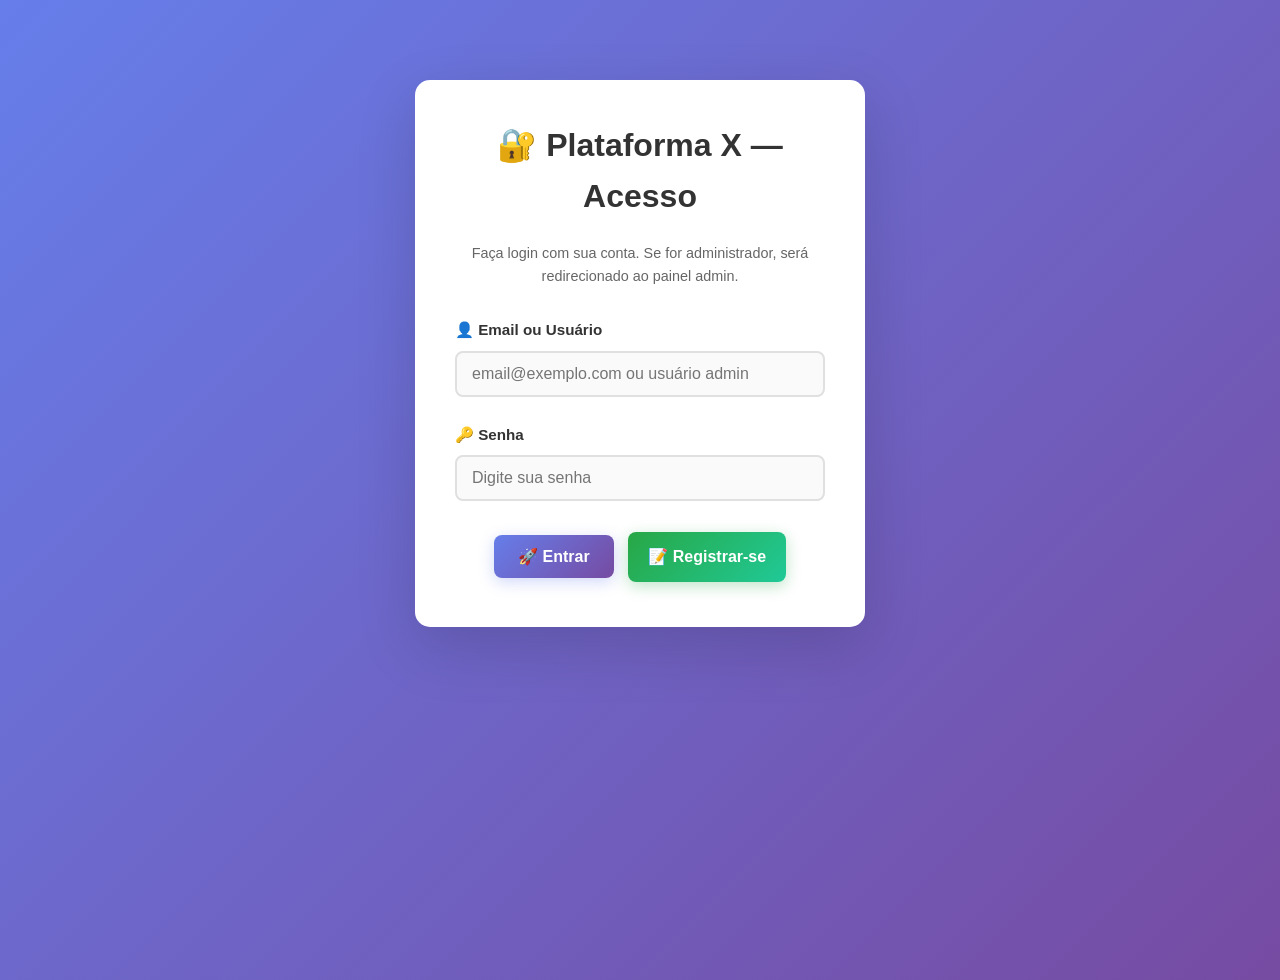
<file: index.html>
<!doctype html>
<html lang="pt-BR">
<head>
  <meta charset="utf-8">
  <meta name="viewport" content="width=device-width,initial-scale=1">
  <title>Plataforma X - Acesso</title>
  <link rel="stylesheet" href="./css/style.css">
</head>
<body>
  <div class="home-box">
    <h1>🔐 Plataforma X — Acesso</h1>
    <p class="note">Faça login com sua conta. Se for administrador, será redirecionado ao painel admin.</p>

    <form id="loginForm">
      <div class="form-group">
        <label for="login">👤 Email ou Usuário</label>
        <input type="text" id="login" name="login" required placeholder="email@exemplo.com ou usuário admin">
      </div>
      <div class="form-group">
        <label for="password">🔑 Senha</label>
        <input type="password" id="password" name="password" required placeholder="Digite sua senha">
      </div>
      <div class="home-actions">
        <button type="submit" class="btn btn-admin">🚀 Entrar</button>
        <a class="btn btn-register" href="registro.html">📝 Registrar-se</a>
      </div>
      <div id="loginMsg" class="alert alert-error" style="margin-top:10px;"></div>
    </form>
  </div>
  <script>
    document.getElementById('loginForm').addEventListener('submit', async function(e){
      e.preventDefault();
      const login = document.getElementById('login').value;
      const password = document.getElementById('password').value;
      const msg = document.getElementById('loginMsg');
      msg.textContent = '';
      try{
        const res = await fetch('api/auth.php', {
          method: 'POST',
          headers: {'Content-Type':'application/json'},
          body: JSON.stringify({login, password})
        });
        const data = await res.json();
        if (res.ok && data.sucesso) {
          window.location.href = data.redirect;
        } else {
          msg.textContent = data.erro || 'Credenciais inválidas';
        }
      } catch(err) {
        msg.textContent = 'Erro na comunicação: ' + err.message;
      }
    });
  </script>
</body>
</html>
</file>
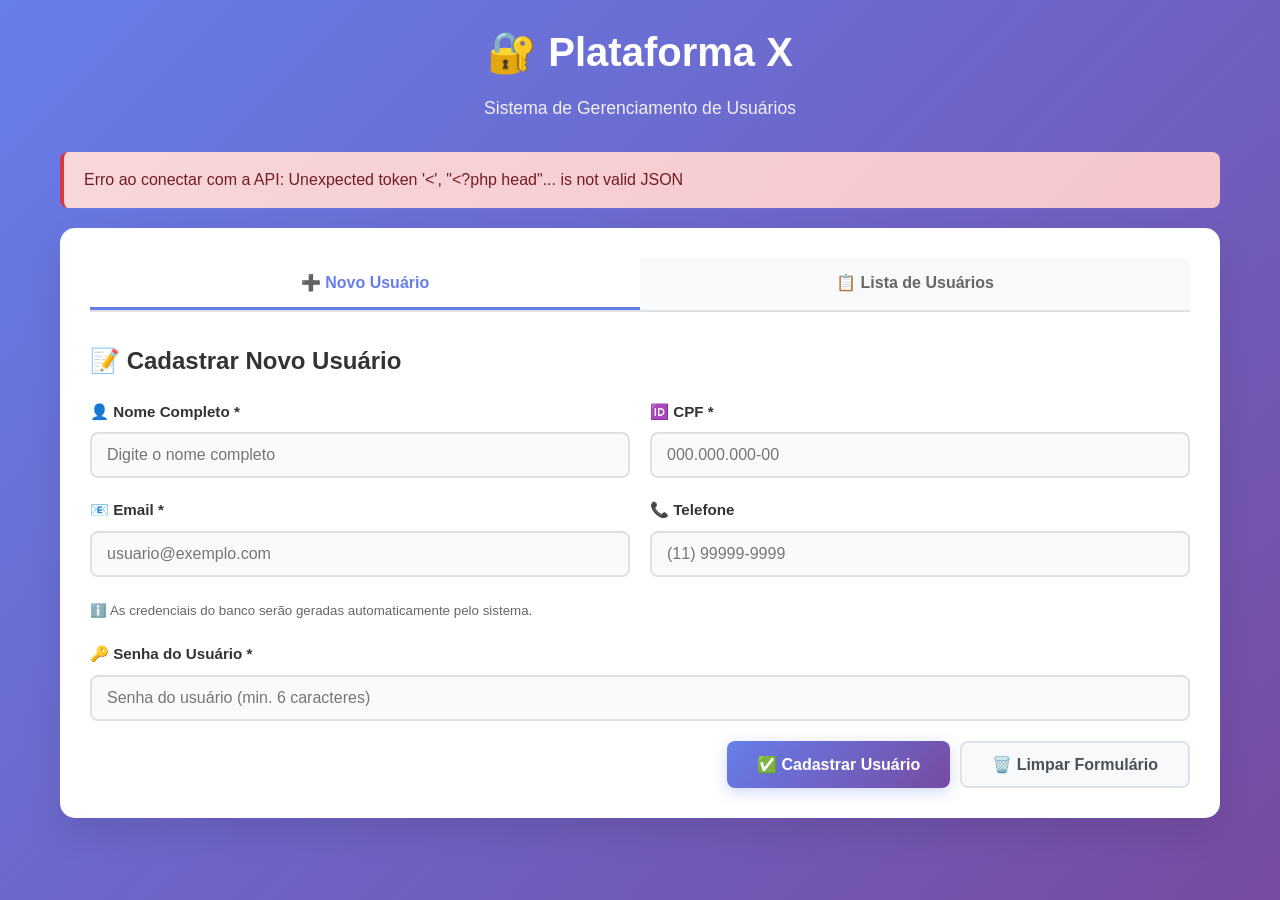
<file: registro.html>
<!DOCTYPE html>
<html lang="pt-BR">
<head>
    <meta charset="UTF-8">
    <meta name="viewport" content="width=device-width, initial-scale=1.0">
    <title>Plataforma X - Registro</title>
    <link rel="stylesheet" href="./css/style.css">
</head>
<body>
    <div class="container">
        <!-- Header -->
        <div class="header">
            <h1>🔐 Plataforma X</h1>
            <p>Sistema de Gerenciamento de Usuários</p>
        </div>

        <!-- Alert Container -->
        <div id="alertContainer"></div>

        <!-- Main Card -->
        <div class="card">
            <!-- Tabs -->
            <div class="tabs">
                <button class="tab-btn active" id="tabBtnCriar">➕ Novo Usuário</button>
                <button class="tab-btn" id="tabBtnLista">📋 Lista de Usuários</button>
            </div>

            <!-- Tab 1: Criar Usuário -->
            <div class="tab-content active" id="tabCriar">
                <h2 style="margin-bottom: 20px; color: #333;">📝 Cadastrar Novo Usuário</h2>

                <form id="formCriar">
                    <div class="form-row">
                        <div class="form-group">
                            <label for="nome_completo">👤 Nome Completo *</label>
                            <input type="text" id="nome_completo" name="nome_completo" required placeholder="Digite o nome completo">
                        </div>
                        <div class="form-group">
                            <label for="cpf">🆔 CPF *</label>
                            <input type="text" id="cpf" name="cpf" required placeholder="000.000.000-00">
                        </div>
                    </div>

                    <div class="form-row">
                        <div class="form-group">
                            <label for="email">📧 Email *</label>
                            <input type="email" id="email" name="email" required placeholder="usuario@exemplo.com">
                        </div>
                        <div class="form-group">
                            <label for="telefone">📞 Telefone</label>
                            <input type="tel" id="telefone" name="telefone" placeholder="(11) 99999-9999">
                        </div>
                    </div>

                    <div class="form-group">
                        <small style="color:#666;">ℹ️ As credenciais do banco serão geradas automaticamente pelo sistema.</small>
                    </div>

                    <div class="form-group">
                        <label for="senha_usuario">🔑 Senha do Usuário *</label>
                        <input type="password" id="senha_usuario" name="senha_usuario" required placeholder="Senha do usuário (min. 6 caracteres)">
                    </div>

                    <div class="btn-group">
                        <button type="submit" class="btn btn-primary">✅ Cadastrar Usuário</button>
                        <button type="reset" class="btn btn-secondary">🗑️ Limpar Formulário</button>
                    </div>
                </form>
            </div>

            <!-- Tab 2: Lista de Usuários -->
            <div class="tab-content" id="tabLista">
                <h2 style="margin-bottom: 20px; color: #333;">📋 Lista de Usuários Cadastrados</h2>

                <div class="table-container">
                    <table>
                        <thead>
                            <tr>
                                <th>ID</th>
                                <th>👤 Nome Completo</th>
                                <th>🆔 CPF</th>
                                <th>📧 Email</th>
                                <th>📞 Telefone</th>
                                <th>🔑 Senha</th>
                                <th>⚙️ Status</th>
                                <th>🔧 Ações</th>
                            </tr>
                        </thead>
                        <tbody id="usuariosTableBody">
                            <tr>
                                <td colspan="8" style="text-align: center; color: #999;">Carregando...</td>
                            </tr>
                        </tbody>
                    </table>
                </div>
            </div>
        </div>
    </div>

    <!-- Modal de Edição -->
    <div class="modal" id="modalEditar">
        <div class="modal-content">
            <div class="modal-header">
                <h2>✏️ Editar Usuário</h2>
                <button class="modal-close" id="modalFechar">&times;</button>
            </div>

            <form id="formAtualizar">
                <input type="hidden" id="usuarioId">

                <div class="form-group">
                    <label for="nomeAtualizar">👤 Nome Completo</label>
                    <input type="text" id="nomeAtualizar" required placeholder="Digite o novo nome">
                </div>

                <div class="form-group">
                    <label for="emailAtualizar">📧 Email</label>
                    <input type="email" id="emailAtualizar" required placeholder="Novo email">
                </div>

                <div class="form-group">
                    <label for="telefoneAtualizar">📞 Telefone</label>
                    <input type="tel" id="telefoneAtualizar" placeholder="Novo telefone">
                </div>

                <div class="form-group">
                    <label for="senhaAtualizar">🔑 Nova Senha (opcional)</label>
                    <input type="password" id="senhaAtualizar" placeholder="Deixe vazio para manter a senha atual">
                    <small style="color:#666; font-size: 0.9em;">Deixe vazio para manter a senha atual. Mínimo 6 caracteres se alterar.</small>
                </div>

                <div class="btn-group">
                    <button type="submit" class="btn btn-success">💾 Salvar Alterações</button>
                    <button type="button" class="btn btn-secondary" id="modalFecharBtn" onclick="document.getElementById('modalFechar').click()">❌ Cancelar</button>
                </div>
            </form>
        </div>
    </div>

    <script src="./js/script.js"></script>
</body>
</html>
</file>
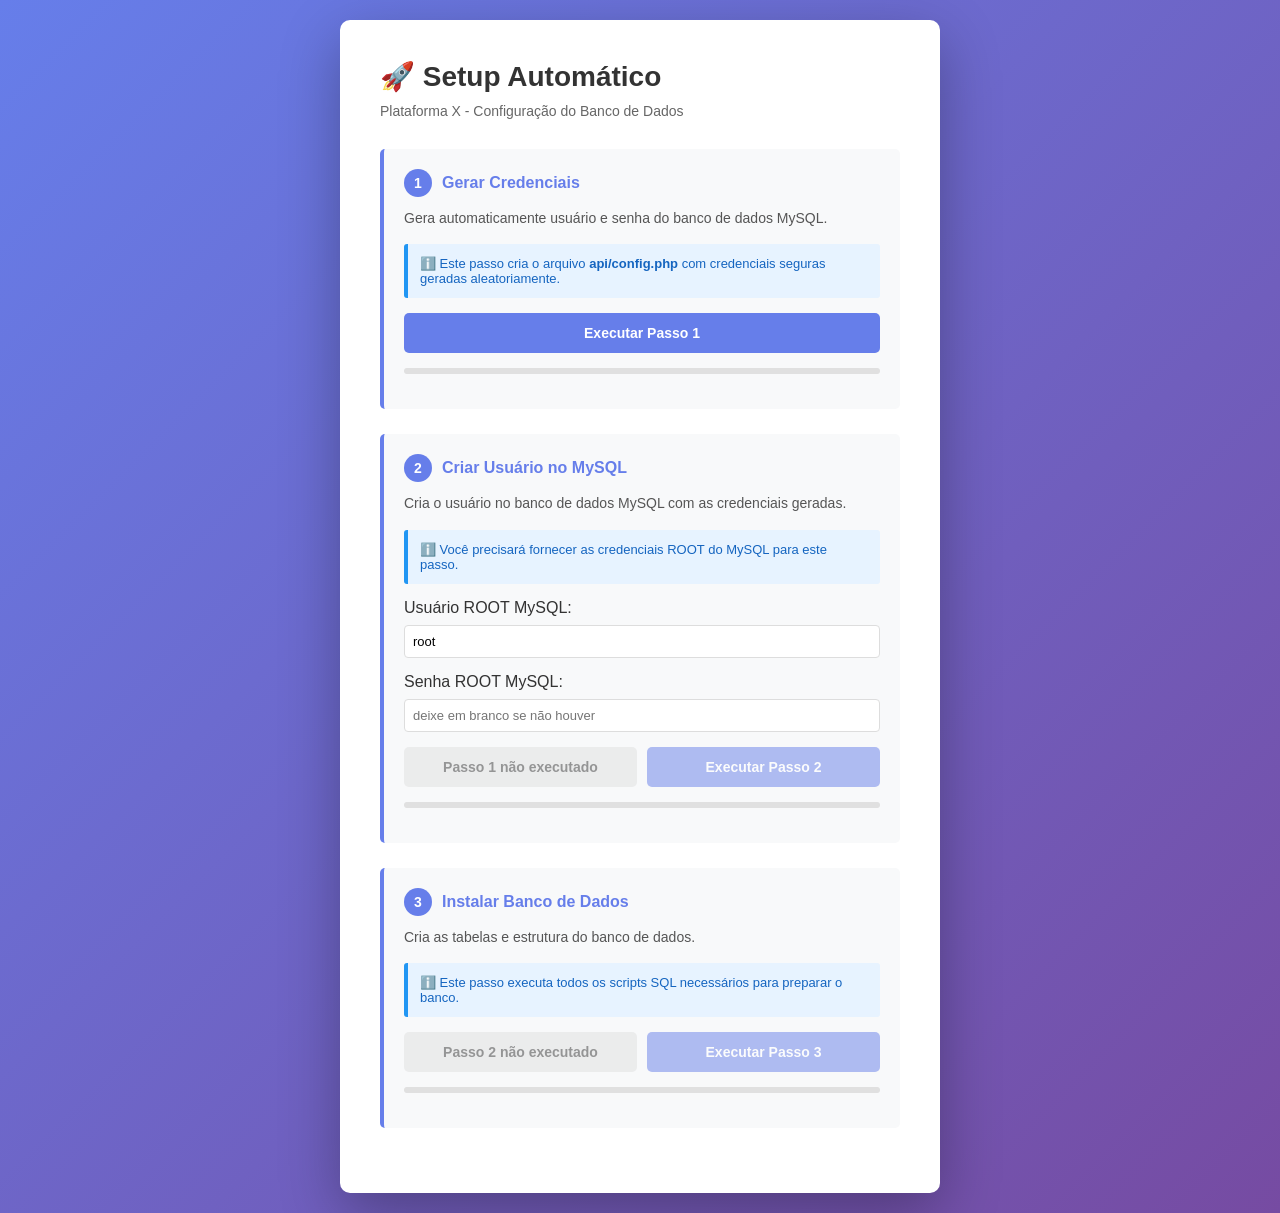
<file: setup.html>
<!DOCTYPE html>
<html lang="pt-BR">
<head>
    <meta charset="UTF-8">
    <meta name="viewport" content="width=device-width, initial-scale=1.0">
    <title>Setup Automático - Plataforma X</title>
    <style>
        * {
            margin: 0;
            padding: 0;
            box-sizing: border-box;
        }

        body {
            font-family: 'Segoe UI', Tahoma, Geneva, Verdana, sans-serif;
            background: linear-gradient(135deg, #667eea 0%, #764ba2 100%);
            min-height: 100vh;
            display: flex;
            align-items: center;
            justify-content: center;
            padding: 20px;
        }

        .container {
            background: white;
            border-radius: 10px;
            box-shadow: 0 20px 60px rgba(0, 0, 0, 0.3);
            max-width: 600px;
            width: 100%;
            padding: 40px;
        }

        h1 {
            color: #333;
            margin-bottom: 10px;
            font-size: 28px;
        }

        .subtitle {
            color: #666;
            margin-bottom: 30px;
            font-size: 14px;
        }

        .step {
            margin-bottom: 25px;
            padding: 20px;
            border-left: 4px solid #667eea;
            background: #f8f9fa;
            border-radius: 5px;
        }

        .step h2 {
            color: #667eea;
            font-size: 16px;
            margin-bottom: 10px;
            display: flex;
            align-items: center;
            gap: 10px;
        }

        .step-number {
            display: inline-block;
            width: 28px;
            height: 28px;
            background: #667eea;
            color: white;
            border-radius: 50%;
            text-align: center;
            line-height: 28px;
            font-size: 14px;
            font-weight: bold;
        }

        .step p {
            color: #555;
            font-size: 14px;
            line-height: 1.6;
            margin-bottom: 10px;
        }

        .button-group {
            display: flex;
            gap: 10px;
            margin-top: 15px;
        }

        button {
            flex: 1;
            padding: 12px;
            border: none;
            border-radius: 5px;
            font-size: 14px;
            font-weight: 600;
            cursor: pointer;
            transition: all 0.3s;
        }

        .btn-primary {
            background: #667eea;
            color: white;
        }

        .btn-primary:hover {
            background: #5568d3;
            transform: translateY(-2px);
            box-shadow: 0 5px 15px rgba(102, 126, 234, 0.4);
        }

        .btn-secondary {
            background: #e0e0e0;
            color: #333;
        }

        .btn-secondary:hover {
            background: #d0d0d0;
        }

        .status {
            margin-top: 20px;
            padding: 15px;
            border-radius: 5px;
            display: none;
            font-size: 14px;
        }

        .status.success {
            background: #d4edda;
            color: #155724;
            border: 1px solid #c3e6cb;
            display: block;
        }

        .status.error {
            background: #f8d7da;
            color: #721c24;
            border: 1px solid #f5c6cb;
            display: block;
        }

        .status.info {
            background: #d1ecf1;
            color: #0c5460;
            border: 1px solid #bee5eb;
            display: block;
        }

        .status.warning {
            background: #fff3cd;
            color: #856404;
            border: 1px solid #ffeeba;
            display: block;
        }

        .spinner {
            display: inline-block;
            width: 14px;
            height: 14px;
            border: 2px solid #f3f3f3;
            border-top: 2px solid #667eea;
            border-radius: 50%;
            animation: spin 1s linear infinite;
            margin-right: 8px;
            vertical-align: middle;
        }

        @keyframes spin {
            0% { transform: rotate(0deg); }
            100% { transform: rotate(360deg); }
        }

        .credentials-box {
            background: #f8f9fa;
            border: 1px solid #ddd;
            border-radius: 5px;
            padding: 15px;
            margin-top: 10px;
            font-family: 'Courier New', monospace;
            font-size: 13px;
        }

        .credentials-box strong {
            color: #667eea;
        }

        .info-box {
            background: #e7f3ff;
            border-left: 4px solid #2196F3;
            padding: 12px;
            margin: 15px 0;
            border-radius: 3px;
            font-size: 13px;
            color: #1565c0;
        }

        .progress-bar {
            width: 100%;
            height: 6px;
            background: #e0e0e0;
            border-radius: 3px;
            overflow: hidden;
            margin: 15px 0;
        }

        .progress-fill {
            height: 100%;
            background: #667eea;
            width: 0%;
            transition: width 0.3s;
        }

        .step.completed .progress-fill {
            width: 100%;
        }

        .disabled {
            opacity: 0.5;
            cursor: not-allowed;
        }

        .disabled:hover {
            transform: none !important;
            box-shadow: none !important;
        }

        ul {
            margin-left: 20px;
            color: #555;
            font-size: 13px;
        }

        li {
            margin-bottom: 5px;
        }
    </style>
</head>
<body>
    <div class="container">
        <h1>🚀 Setup Automático</h1>
        <p class="subtitle">Plataforma X - Configuração do Banco de Dados</p>

        <!-- Passo 1: Setup -->
        <div class="step" id="step1">
            <h2>
                <span class="step-number">1</span>
                Gerar Credenciais
            </h2>
            <p>Gera automaticamente usuário e senha do banco de dados MySQL.</p>
            <div class="info-box">
                ℹ️ Este passo cria o arquivo <strong>api/config.php</strong> com credenciais seguras geradas aleatoriamente.
            </div>
            <div class="button-group">
                <button class="btn-primary" onclick="executeStep1()">Executar Passo 1</button>
            </div>
            <div id="status1" class="status"></div>
            <div class="progress-bar">
                <div class="progress-fill" id="progress1"></div>
            </div>
        </div>

        <!-- Passo 2: Create User -->
        <div class="step" id="step2">
            <h2>
                <span class="step-number">2</span>
                Criar Usuário no MySQL
            </h2>
            <p>Cria o usuário no banco de dados MySQL com as credenciais geradas.</p>
            <div class="info-box">
                ℹ️ Você precisará fornecer as credenciais ROOT do MySQL para este passo.
            </div>
            
            <div style="margin: 15px 0;">
                <label style="display: block; margin-bottom: 8px; color: #333; font-weight: 500;">
                    Usuário ROOT MySQL:
                </label>
                <input type="text" id="rootUser" placeholder="root" value="root" 
                    style="width: 100%; padding: 8px; border: 1px solid #ddd; border-radius: 4px; font-size: 13px;">
            </div>

            <div style="margin: 15px 0;">
                <label style="display: block; margin-bottom: 8px; color: #333; font-weight: 500;">
                    Senha ROOT MySQL:
                </label>
                <input type="password" id="rootPass" placeholder="deixe em branco se não houver" 
                    style="width: 100%; padding: 8px; border: 1px solid #ddd; border-radius: 4px; font-size: 13px;">
            </div>

            <div class="button-group">
                <button class="btn-secondary disabled" disabled onclick="return false;">Passo 1 não executado</button>
                <button class="btn-primary disabled" id="btn2" disabled onclick="return false;">Executar Passo 2</button>
            </div>
            <div id="status2" class="status"></div>
            <div class="progress-bar">
                <div class="progress-fill" id="progress2"></div>
            </div>
        </div>

        <!-- Passo 3: Install DB -->
        <div class="step" id="step3">
            <h2>
                <span class="step-number">3</span>
                Instalar Banco de Dados
            </h2>
            <p>Cria as tabelas e estrutura do banco de dados.</p>
            <div class="info-box">
                ℹ️ Este passo executa todos os scripts SQL necessários para preparar o banco.
            </div>
            <div class="button-group">
                <button class="btn-secondary disabled" disabled onclick="return false;">Passo 2 não executado</button>
                <button class="btn-primary disabled" id="btn3" disabled onclick="return false;">Executar Passo 3</button>
            </div>
            <div id="status3" class="status"></div>
            <div class="progress-bar">
                <div class="progress-fill" id="progress3"></div>
            </div>
        </div>

        <!-- Resumo Final -->
        <div class="step" style="border-left-color: #4caf50; display: none;" id="stepFinal">
            <h2 style="color: #4caf50;">
                ✓ Setup Concluído!
            </h2>
            <p>Seu banco de dados está pronto para uso.</p>
            <div id="credentialsDisplay" class="credentials-box" style="display: none;">
                <strong>Suas Credenciais:</strong><br><br>
                Usuário: <span id="displayUser"></span><br>
                Senha: <span id="displayPass"></span>
            </div>
            <div class="info-box" style="margin-top: 15px;">
                ✅ Você pode acessar a aplicação agora em:<br>
                <strong>http://localhost/plataforma_x</strong>
            </div>
        </div>
    </div>

    <script>
        let step1Completed = false;
        let step2Completed = false;
        let credentials = {};

        function enableButton(btnId, stepNum) {
            document.getElementById(btnId).disabled = false;
            document.getElementById(btnId).classList.remove('disabled');
            document.getElementById(btnId).textContent = `Executar Passo ${stepNum}`;
            document.getElementById(btnId).onclick = function() {
                if (stepNum === 2) executeStep2();
                else if (stepNum === 3) executeStep3();
            };
        }

        function showStatus(statusId, type, message) {
            const status = document.getElementById(statusId);
            status.className = `status ${type}`;
            status.textContent = message;
            status.scrollIntoView({ behavior: 'smooth', block: 'nearest' });
        }

        function updateProgress(progressId, percent) {
            document.getElementById(progressId).style.width = percent + '%';
        }

        async function executeStep1() {
            const statusId = 'status1';
            const progressId = 'progress1';
            
            showStatus(statusId, 'info', '⏳ Gerando credenciais...');
            updateProgress(progressId, 33);

            try {
                const response = await fetch('api/setup.php?action=setup');
                const text = await response.text();

                updateProgress(progressId, 66);
                await new Promise(r => setTimeout(r, 500));

                credentials = extractCredentials(text);
                
                updateProgress(progressId, 100);
                showStatus(statusId, 'success', 
                    `✓ Credenciais geradas!\n\nUsuário: ${credentials.user}\nSenha: ${credentials.password}`
                );

                step1Completed = true;
                document.getElementById('step1').classList.add('completed');
                enableButton('btn2', 2);

            } catch (error) {
                showStatus(statusId, 'error', '✗ Erro ao gerar credenciais: ' + error.message);
                updateProgress(progressId, 0);
            }
        }

        async function executeStep2() {
            const statusId = 'status2';
            const progressId = 'progress2';
            const rootUser = document.getElementById('rootUser').value || 'root';
            const rootPass = document.getElementById('rootPass').value || '';

            showStatus(statusId, 'info', '⏳ Criando usuário no MySQL...');
            updateProgress(progressId, 33);

            try {
                const formData = new FormData();
                formData.append('action', 'create_user');
                formData.append('root_user', rootUser);
                formData.append('root_pass', rootPass);

                const response = await fetch('api/create_user.php', {
                    method: 'POST',
                    body: formData
                });

                updateProgress(progressId, 66);
                await new Promise(r => setTimeout(r, 500));

                const text = await response.text();

                if (text.includes('SUCESSO') || text.includes('sucesso')) {
                    updateProgress(progressId, 100);
                    showStatus(statusId, 'success', '✓ Usuário criado com sucesso no MySQL!');
                    step2Completed = true;
                    document.getElementById('step2').classList.add('completed');
                    enableButton('btn3', 3);
                } else {
                    throw new Error('Verifique as credenciais do ROOT MySQL');
                }

            } catch (error) {
                showStatus(statusId, 'error', '✗ Erro ao criar usuário: ' + error.message);
                updateProgress(progressId, 0);
            }
        }

        async function executeStep3() {
            const statusId = 'status3';
            const progressId = 'progress3';

            showStatus(statusId, 'info', '⏳ Instalando banco de dados...');
            updateProgress(progressId, 33);

            try {
                const response = await fetch('install_database.php?action=install');
                const text = await response.text();

                updateProgress(progressId, 66);
                await new Promise(r => setTimeout(r, 500));

                if (text.includes('SUCESSO') || text.includes('sucesso')) {
                    updateProgress(progressId, 100);
                    showStatus(statusId, 'success', '✓ Banco de dados instalado com sucesso!');
                    document.getElementById('step3').classList.add('completed');
                    
                    // Mostrar resumo final
                    await new Promise(r => setTimeout(r, 1000));
                    showFinalSummary();
                } else {
                    throw new Error('Verifique o arquivo database.sql');
                }

            } catch (error) {
                showStatus(statusId, 'error', '✗ Erro ao instalar banco: ' + error.message);
                updateProgress(progressId, 0);
            }
        }

        function extractCredentials(html) {
            // Tenta extrair do HTML ou usa valores padrão
            const userMatch = html.match(/Usuário: ([^\n<]+)/);
            const passMatch = html.match(/Senha: ([^\n<]+)/);
            
            return {
                user: userMatch ? userMatch[1].trim() : 'plat_xxxxx',
                password: passMatch ? passMatch[1].trim() : '**credenciais_geradas**'
            };
        }

        function showFinalSummary() {
            document.getElementById('stepFinal').style.display = 'block';
            if (credentials.user && credentials.password) {
                document.getElementById('credentialsDisplay').style.display = 'block';
                document.getElementById('displayUser').textContent = credentials.user;
                document.getElementById('displayPass').textContent = '●'.repeat(credentials.password.length);
            }
            document.getElementById('stepFinal').scrollIntoView({ behavior: 'smooth' });
        }
    </script>
</body>
</html>
</file>
<file: css/style.css>
/* Reset and Base Styles */
* {
    margin: 0;
    padding: 0;
    box-sizing: border-box;
}

body {
    font-family: 'Segoe UI', Tahoma, Geneva, Verdana, sans-serif;
    background: linear-gradient(135deg, #667eea 0%, #764ba2 100%);
    min-height: 100vh;
    color: #333;
    line-height: 1.6;
}

/* Container */
.container {
    max-width: 1200px;
    margin: 0 auto;
    padding: 20px;
}

/* Header */
.header {
    text-align: center;
    color: white;
    margin-bottom: 30px;
}

.header h1 {
    font-size: 2.5em;
    margin-bottom: 10px;
    font-weight: 700;
}

.header p {
    font-size: 1.1em;
    opacity: 0.9;
}

/* Cards */
.card {
    background: white;
    border-radius: 15px;
    box-shadow: 0 15px 35px rgba(0, 0, 0, 0.1);
    padding: 30px;
    margin-bottom: 30px;
    transition: transform 0.3s ease, box-shadow 0.3s ease;
}

.card:hover {
    transform: translateY(-5px);
    box-shadow: 0 20px 40px rgba(0, 0, 0, 0.15);
}

/* Forms */
.form-group {
    margin-bottom: 20px;
}

.form-group label {
    display: block;
    margin-bottom: 8px;
    color: #333;
    font-weight: 600;
    font-size: 0.95em;
}

.form-group input,
.form-group select,
.form-group textarea {
    width: 100%;
    padding: 12px 15px;
    border: 2px solid #e0e0e0;
    border-radius: 8px;
    font-size: 1em;
    font-family: inherit;
    transition: all 0.3s ease;
    background: #fafafa;
}

.form-group input:focus,
.form-group select:focus,
.form-group textarea:focus {
    outline: none;
    border-color: #667eea;
    box-shadow: 0 0 0 3px rgba(102, 126, 234, 0.1);
    background: white;
}

.form-group textarea {
    resize: vertical;
    min-height: 100px;
}

/* Form Rows */
.form-row {
    display: grid;
    grid-template-columns: 1fr 1fr;
    gap: 20px;
}

@media (max-width: 768px) {
    .form-row {
        grid-template-columns: 1fr;
    }
}

/* Buttons */
.btn {
    padding: 12px 30px;
    border: none;
    border-radius: 8px;
    font-size: 1em;
    font-weight: 600;
    cursor: pointer;
    transition: all 0.3s ease;
    text-decoration: none;
    display: inline-block;
    text-align: center;
    min-width: 120px;
}

.btn-primary {
    background: linear-gradient(135deg, #667eea 0%, #764ba2 100%);
    color: white;
    box-shadow: 0 4px 15px rgba(102, 126, 234, 0.3);
}

.btn-primary:hover {
    transform: translateY(-2px);
    box-shadow: 0 6px 20px rgba(102, 126, 234, 0.4);
}

.btn-secondary {
    background: #f8f9fa;
    color: #495057;
    border: 2px solid #dee2e6;
}

.btn-secondary:hover {
    background: #e9ecef;
    border-color: #adb5bd;
}

.btn-success {
    background: linear-gradient(135deg, #28a745 0%, #20c997 100%);
    color: white;
    box-shadow: 0 4px 15px rgba(40, 167, 69, 0.3);
}

.btn-success:hover {
    transform: translateY(-2px);
    box-shadow: 0 6px 20px rgba(40, 167, 69, 0.4);
}

.btn-danger {
    background: linear-gradient(135deg, #dc3545 0%, #fd7e14 100%);
    color: white;
    box-shadow: 0 4px 15px rgba(220, 53, 69, 0.3);
}

.btn-danger:hover {
    transform: translateY(-2px);
    box-shadow: 0 6px 20px rgba(220, 53, 69, 0.4);
}

.btn-edit {
    background: linear-gradient(135deg, #2196F3 0%, #21CBF3 100%);
    color: white;
    box-shadow: 0 4px 15px rgba(33, 150, 243, 0.3);
}

.btn-edit:hover {
    transform: translateY(-2px);
    box-shadow: 0 6px 20px rgba(33, 150, 243, 0.4);
}

.btn-add {
    background: linear-gradient(135deg, #17a2b8 0%, #2dd4bf 100%);
    color: white;
    box-shadow: 0 4px 15px rgba(23, 162, 184, 0.3);
}

.btn-add:hover {
    transform: translateY(-2px);
    box-shadow: 0 6px 20px rgba(23, 162, 184, 0.4);
}

.btn-logout {
    background: linear-gradient(135deg, #dc3545 0%, #e74c3c 100%);
    color: white;
    box-shadow: 0 4px 15px rgba(220, 53, 69, 0.3);
}

.btn-logout:hover {
    transform: translateY(-2px);
    box-shadow: 0 6px 20px rgba(220, 53, 69, 0.4);
}

/* Button Groups */
.btn-group {
    display: flex;
    gap: 10px;
    margin-top: 20px;
    flex-wrap: wrap;
    justify-content: flex-end;
}

/* Alerts */
.alert {
    padding: 15px 20px;
    border-radius: 8px;
    margin-bottom: 20px;
    display: none;
    border-left: 4px solid;
}

.alert.show {
    display: block;
}

.alert-success {
    background: linear-gradient(135deg, #d4edda 0%, #c3e6cb 100%);
    color: #155724;
    border-left-color: #28a745;
}

.alert-error {
    background: linear-gradient(135deg, #f8d7da 0%, #f5c6cb 100%);
    color: #721c24;
    border-left-color: #dc3545;
}

.alert-info {
    background: linear-gradient(135deg, #d1ecf1 0%, #bee5eb 100%);
    color: #0c5460;
    border-left-color: #17a2b8;
}

/* Tables */
.table-container {
    overflow-x: auto;
    border-radius: 8px;
    box-shadow: 0 2px 10px rgba(0, 0, 0, 0.1);
}

table {
    width: 100%;
    border-collapse: collapse;
    margin-top: 20px;
    background: white;
    border-radius: 8px;
    overflow: hidden;
}

thead {
    background: linear-gradient(135deg, #667eea 0%, #764ba2 100%);
    color: white;
}

th {
    padding: 15px;
    text-align: left;
    font-weight: 600;
    font-size: 0.95em;
}

td {
    padding: 12px 15px;
    border-bottom: 1px solid #eee;
    font-size: 0.9em;
}

tbody tr {
    transition: background-color 0.3s ease;
}

tbody tr:hover {
    background: #f8f9ff;
}

tbody tr:last-child td {
    border-bottom: none;
}

/* Actions */
.actions {
    display: flex;
    gap: 8px;
    flex-wrap: wrap;
}

.actions .btn {
    padding: 8px 15px;
    font-size: 0.85em;
    margin: 0;
}

/* Modals */
.modal {
    display: none;
    position: fixed;
    z-index: 1000;
    left: 0;
    top: 0;
    width: 100%;
    height: 100%;
    background-color: rgba(0, 0, 0, 0.6);
    backdrop-filter: blur(5px);
    align-items: center;
    justify-content: center;
}

.modal-content {
    background-color: white;
    padding: 30px;
    border-radius: 15px;
    width: 90%;
    max-width: 500px;
    box-shadow: 0 20px 60px rgba(0, 0, 0, 0.3);
    animation: modalSlideIn 0.3s ease-out;
    margin: 0 auto;
}

@keyframes modalSlideIn {
    from {
        opacity: 0;
        transform: translateY(-50px) scale(0.9);
    }
    to {
        opacity: 1;
        transform: translateY(0) scale(1);
    }
}

.modal-header {
    font-size: 1.5em;
    font-weight: 600;
    margin-bottom: 20px;
    color: #333;
    display: flex;
    justify-content: space-between;
    align-items: center;
}

.modal-header h2 {
    margin: 0;
    color: #333;
    font-size: 1.5em;
}

.modal-close {
    font-size: 28px;
    font-weight: bold;
    color: #aaa;
    cursor: pointer;
    border: none;
    background: none;
    padding: 0;
    width: 30px;
    height: 30px;
    display: flex;
    align-items: center;
    justify-content: center;
    border-radius: 50%;
    transition: all 0.3s ease;
}

.modal-close:hover {
    color: #333;
    background: #f0f0f0;
}

/* Legacy modal close button */
.close {
    color: #aaa;
    float: right;
    font-size: 28px;
    font-weight: bold;
    cursor: pointer;
    transition: color 0.3s;
}

.close:hover,
.close:focus {
    color: #000;
}

/* Loading */
.loading {
    display: none;
    text-align: center;
    padding: 40px;
    color: #667eea;
}

.loading.show {
    display: block;
}

.spinner {
    border: 4px solid #f3f3f3;
    border-top: 4px solid #667eea;
    border-radius: 50%;
    width: 40px;
    height: 40px;
    animation: spin 1s linear infinite;
    margin: 0 auto 20px;
}

@keyframes spin {
    0% { transform: rotate(0deg); }
    100% { transform: rotate(360deg); }
}

/* Empty State */
.empty-state {
    text-align: center;
    padding: 60px 20px;
    color: #999;
}

.empty-state svg {
    width: 120px;
    height: 120px;
    margin-bottom: 20px;
    opacity: 0.5;
}

/* Tabs */
.tabs {
    display: flex;
    gap: 0;
    margin-bottom: 30px;
    border-bottom: 2px solid #e0e0e0;
    background: #f8f9fa;
    border-radius: 8px 8px 0 0;
}

.tab-btn {
    padding: 15px 25px;
    border: none;
    background: none;
    cursor: pointer;
    font-size: 1em;
    font-weight: 600;
    color: #666;
    border-bottom: 3px solid transparent;
    transition: all 0.3s ease;
    flex: 1;
}

.tab-btn.active {
    color: #667eea;
    border-bottom-color: #667eea;
    background: white;
}

.tab-btn:hover {
    color: #667eea;
    background: rgba(102, 126, 234, 0.05);
}

.tab-content {
    display: none;
}

.tab-content.active {
    display: block;
}

/* Status Badges */
.status-badge {
    display: inline-block;
    padding: 6px 12px;
    border-radius: 20px;
    font-size: 0.8em;
    font-weight: 600;
    text-transform: uppercase;
    letter-spacing: 0.5px;
}

.status-active {
    background: linear-gradient(135deg, #d4edda 0%, #c3e6cb 100%);
    color: #155724;
}

.status-inactive {
    background: linear-gradient(135deg, #f8d7da 0%, #f5c6cb 100%);
    color: #721c24;
}

/* Home/Login Box */
.home-box {
    max-width: 450px;
    margin: 80px auto;
    padding: 40px;
    background: white;
    border-radius: 15px;
    box-shadow: 0 20px 60px rgba(0, 0, 0, 0.15);
    text-align: center;
}

.home-box h1 {
    color: #333;
    margin-bottom: 10px;
    font-size: 2em;
}

.home-box p {
    color: #666;
    margin-bottom: 30px;
}

.home-box label {
    display: block;
    margin-top: 20px;
    margin-bottom: 8px;
    color: #333;
    font-weight: 600;
    text-align: left;
}

.home-box input {
    width: 100%;
    padding: 12px 15px;
    border: 2px solid #e0e0e0;
    border-radius: 8px;
    font-size: 1em;
    margin-bottom: 6px;
    transition: all 0.3s ease;
    background: #fafafa;
}

.home-box input:focus {
    outline: none;
    border-color: #667eea;
    box-shadow: 0 0 0 3px rgba(102, 126, 234, 0.1);
    background: white;
}

.home-box .btn-admin,
.home-box .btn-register,
.home-box button[type="submit"] {
    display: inline-block;
    padding: 12px 20px;
    border-radius: 8px;
    color: #fff;
    text-decoration: none;
    border: none;
    cursor: pointer;
    font-weight: 600;
    margin: 5px;
    transition: all 0.3s ease;
    min-width: 120px;
}

.home-box .btn-admin,
.home-box button[type="submit"] {
    background: linear-gradient(135deg, #667eea 0%, #764ba2 100%);
    box-shadow: 0 4px 15px rgba(102, 126, 234, 0.3);
}

.home-box .btn-admin:hover,
.home-box button[type="submit"]:hover {
    transform: translateY(-2px);
    box-shadow: 0 6px 20px rgba(102, 126, 234, 0.4);
}

.home-box .btn-register {
    background: linear-gradient(135deg, #28a745 0%, #20c997 100%);
    box-shadow: 0 4px 15px rgba(40, 167, 69, 0.3);
}

.home-box .btn-register:hover {
    transform: translateY(-2px);
    box-shadow: 0 6px 20px rgba(40, 167, 69, 0.4);
}

.home-box .note {
    color: #666;
    font-size: 0.9em;
    margin-top: 20px;
}

/* Admin Pages */
.admin-container {
    max-width: 1400px;
    margin: 0 auto;
    padding: 20px;
}

.admin-header {
    background: white;
    border-radius: 15px;
    padding: 20px;
    margin-bottom: 30px;
    box-shadow: 0 10px 30px rgba(0, 0, 0, 0.1);
    display: flex;
    justify-content: space-between;
    align-items: center;
}

.admin-header h1 {
    color: #333;
    margin: 0;
}

.admin-actions {
    display: flex;
    gap: 15px;
    align-items: center;
}

.admin-content {
    background: white;
    border-radius: 15px;
    padding: 30px;
    box-shadow: 0 10px 30px rgba(0, 0, 0, 0.1);
}

/* Back Link */
.back-link {
    display: inline-block;
    margin-bottom: 20px;
    color: #667eea;
    text-decoration: none;
    font-weight: 600;
    padding: 10px 15px;
    border-radius: 8px;
    transition: all 0.3s ease;
}

.back-link:hover {
    background: rgba(102, 126, 234, 0.1);
    color: #5a67d8;
}

/* Error Lists */
.error-list {
    background: linear-gradient(135deg, #f8d7da 0%, #f5c6cb 100%);
    color: #721c24;
    padding: 15px 20px;
    border-radius: 8px;
    margin-bottom: 20px;
    border-left: 4px solid #dc3545;
}

.error-list ul {
    margin: 0;
    padding-left: 20px;
}

.error-list li {
    margin-bottom: 5px;
}

/* Responsive Design */
@media (max-width: 768px) {
    .container {
        padding: 10px;
    }

    .header h1 {
        font-size: 2em;
    }

    .card {
        padding: 20px;
    }

    .btn-group {
        flex-direction: column;
    }

    .btn-group .btn {
        width: 100%;
    }

    .admin-header {
        flex-direction: column;
        gap: 15px;
        text-align: center;
    }

    .admin-actions {
        flex-wrap: wrap;
        justify-content: center;
    }

    .home-box {
        margin: 20px auto;
        padding: 30px 20px;
    }

    .modal-content {
        width: 95%;
        margin: 20px;
        padding: 20px;
    }
}
</file>
